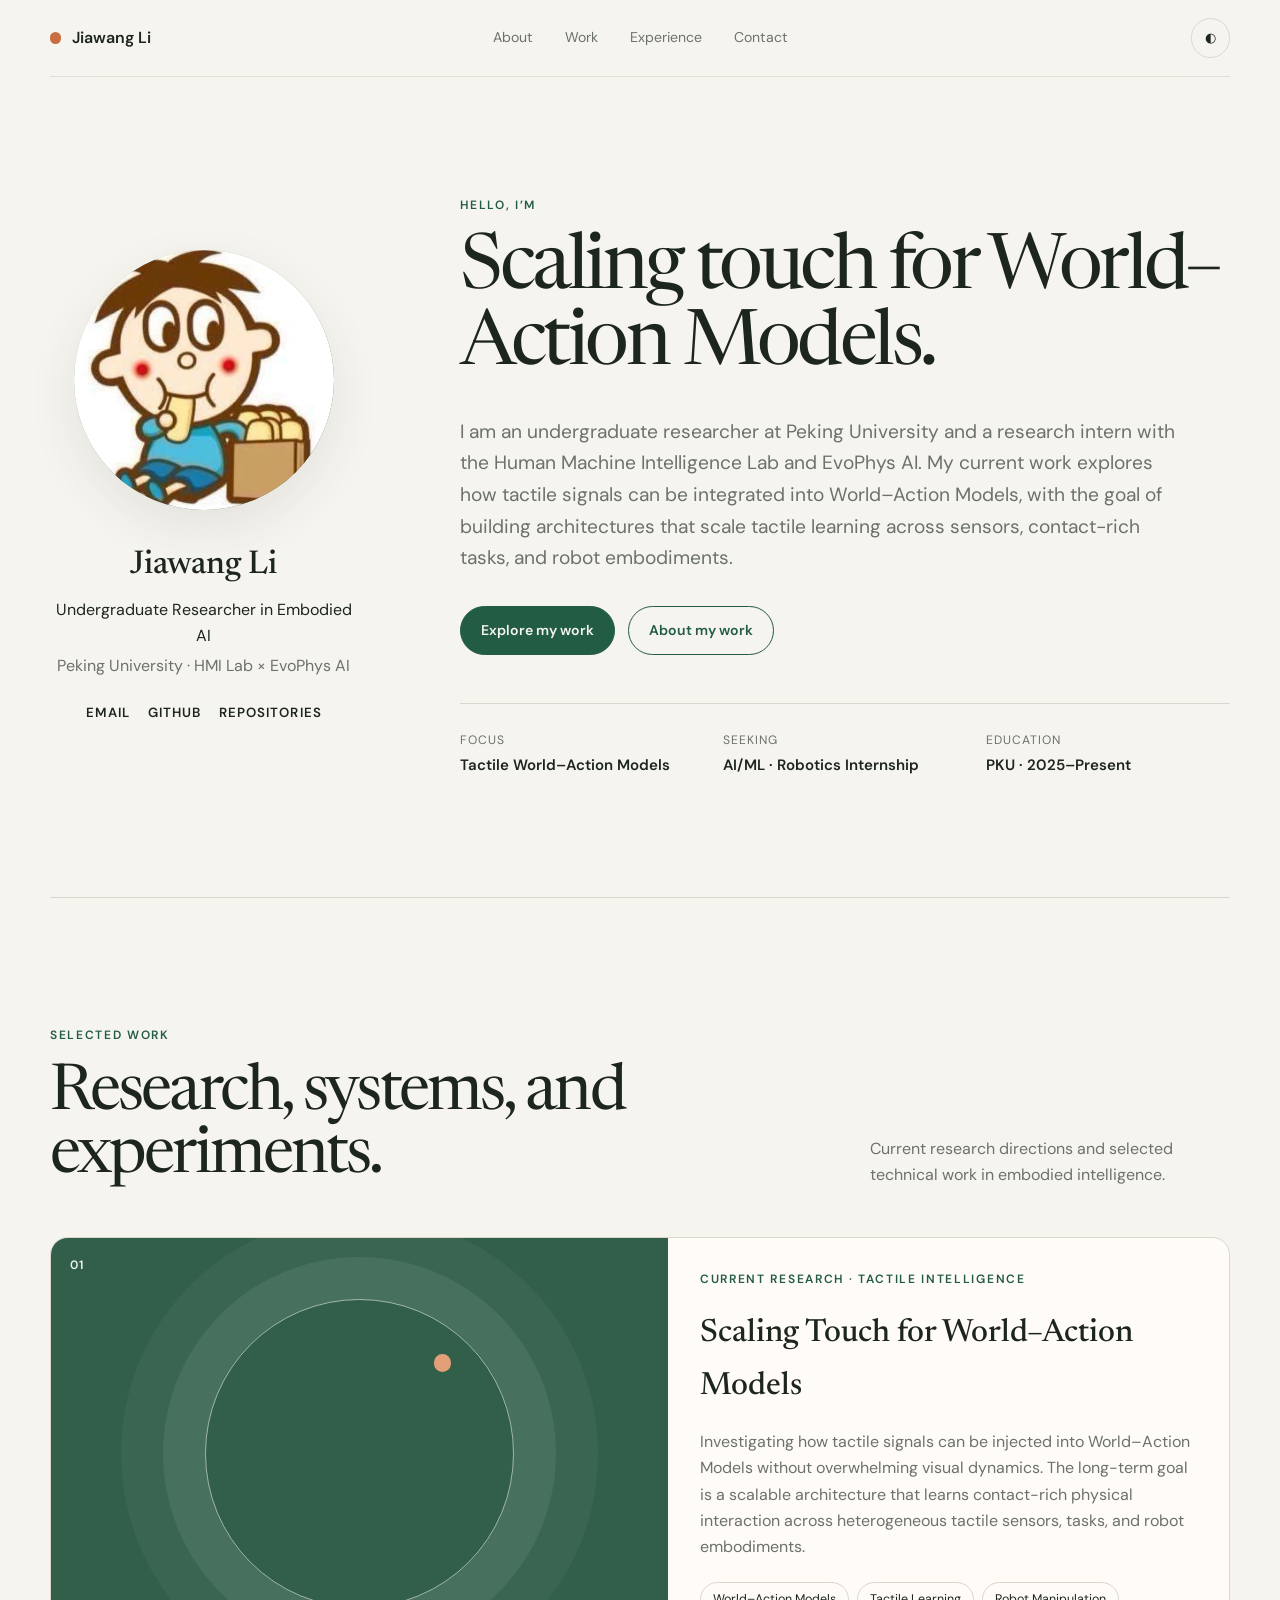
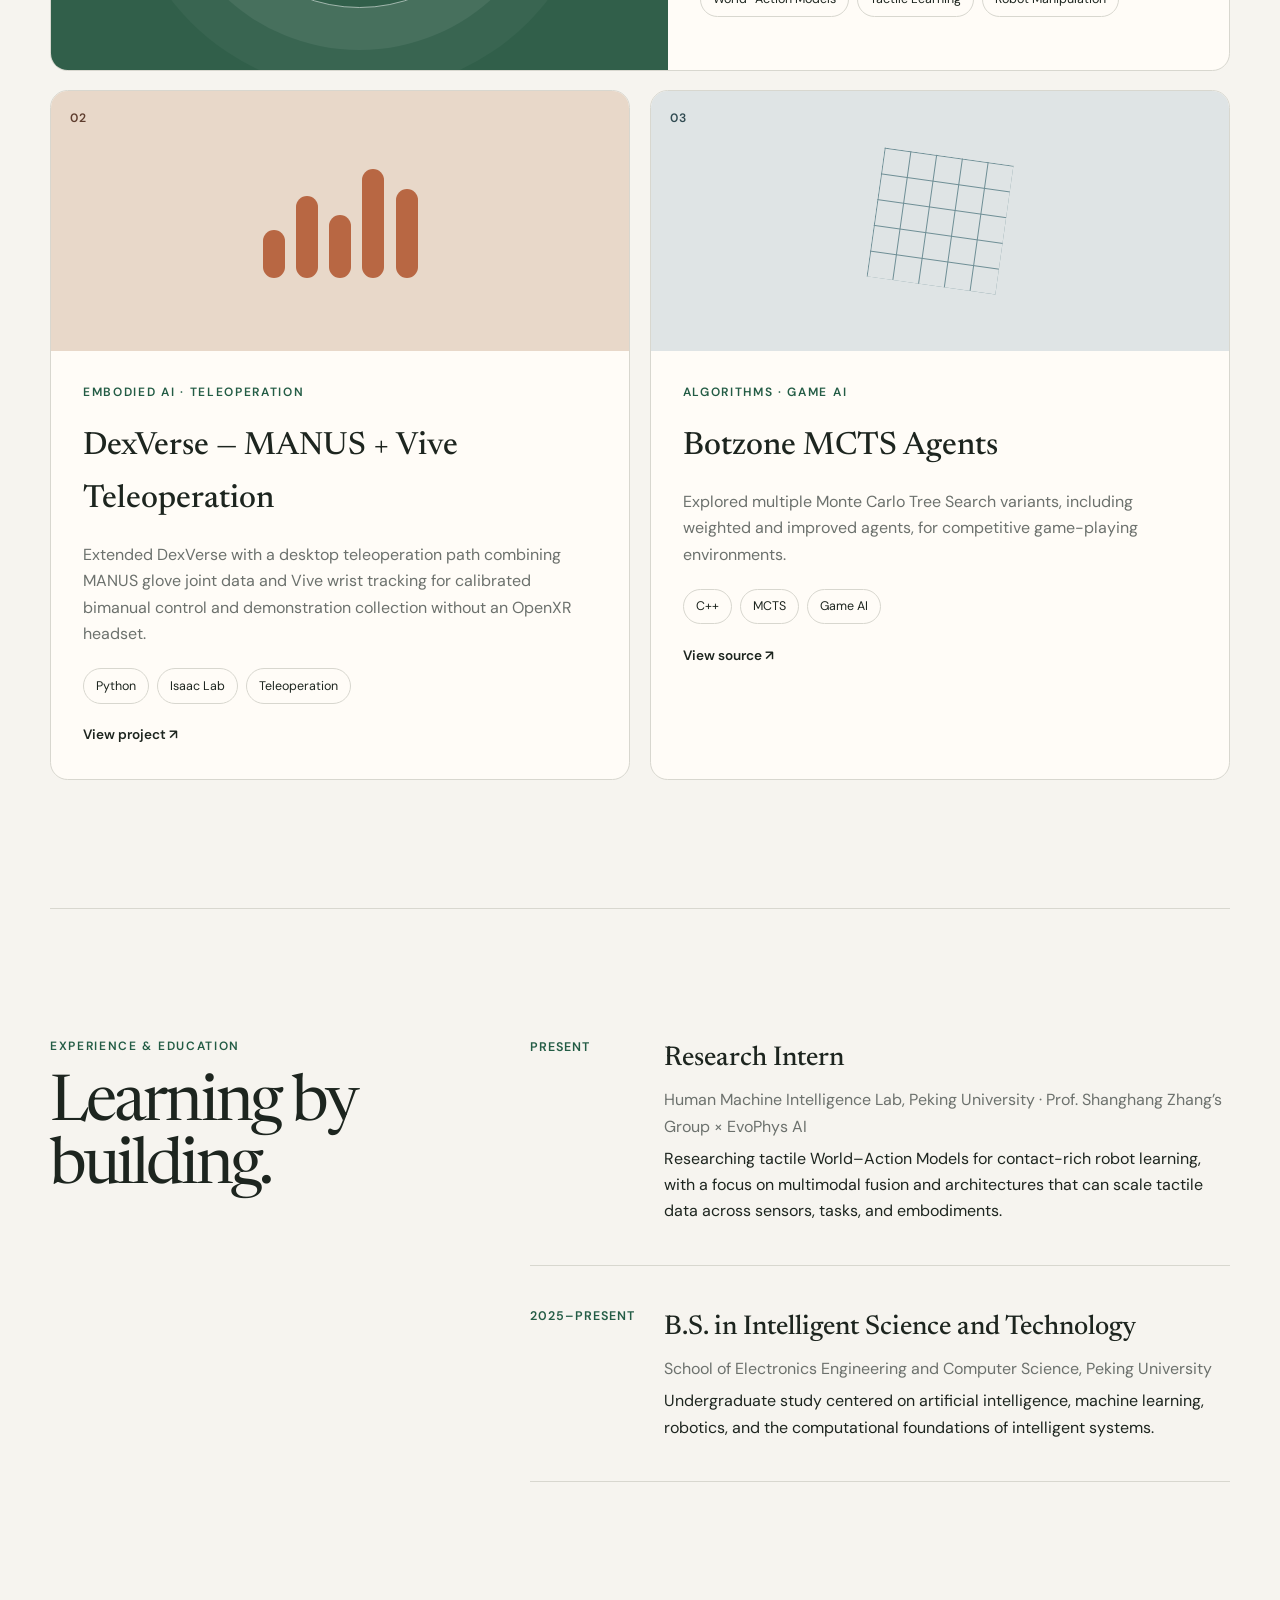
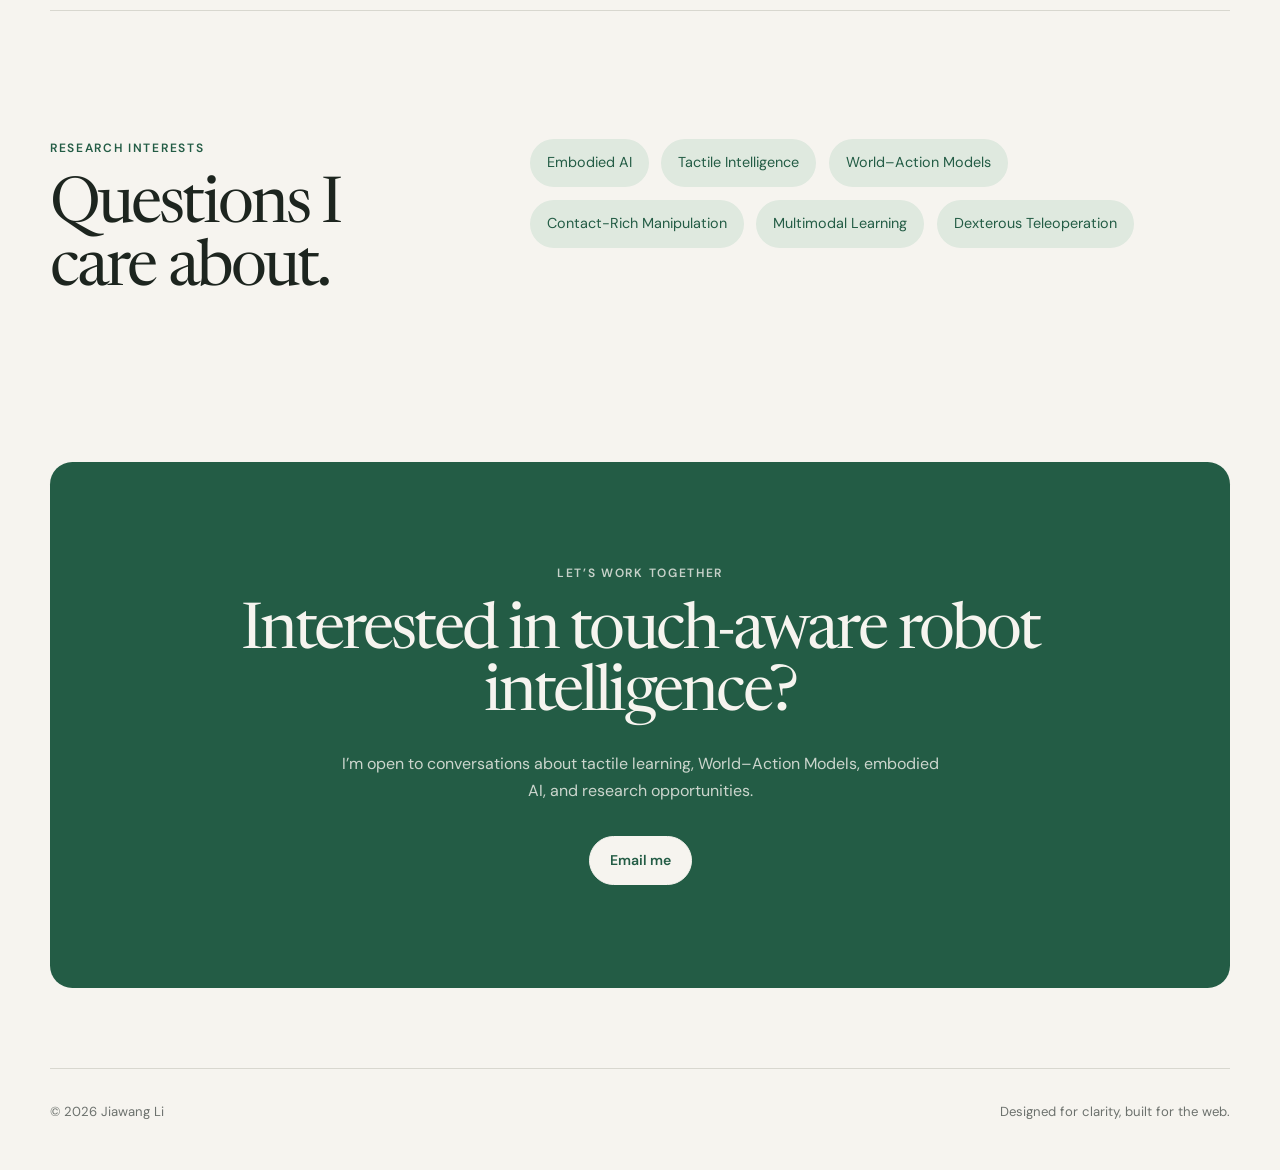
<file: index.html>
<!doctype html>
<html lang="en">
  <head>
    <meta charset="UTF-8" />
    <meta name="viewport" content="width=device-width, initial-scale=1.0" />
    <meta
      name="description"
      content="Jiawang Li — Peking University undergraduate researcher working on tactile World–Action Models, embodied AI, and robot learning."
    />
    <meta name="theme-color" content="#f6f4ef" />
    <title>Jiawang Li — Embodied AI & Tactile World Models</title>
    <link rel="preconnect" href="https://fonts.googleapis.com" />
    <link rel="preconnect" href="https://fonts.gstatic.com" crossorigin />
    <link
      href="https://fonts.googleapis.com/css2?family=DM+Sans:wght@400;500;600&family=Newsreader:opsz,wght@6..72,400;6..72,500&display=swap"
      rel="stylesheet"
    />
    <link rel="stylesheet" href="styles.css" />
  </head>
  <body>
    <a class="skip-link" href="#main">Skip to content</a>

    <header class="site-header">
      <a class="wordmark" href="#top" aria-label="Back to top">
        <span class="wordmark-dot"></span>
        <span data-profile="shortName">Jiawang Li</span>
      </a>
      <nav aria-label="Primary navigation">
        <a href="#about">About</a>
        <a href="#work">Work</a>
        <a href="#experience">Experience</a>
        <a href="#contact">Contact</a>
      </nav>
      <button class="theme-toggle" type="button" aria-label="Toggle color theme">
        <span aria-hidden="true">◐</span>
      </button>
    </header>

    <main id="main">
      <section class="hero" id="top">
        <div class="profile-card">
          <div class="avatar">
            <img src="cute_wang.jpg" alt="Jiawang Li" />
          </div>
          <h1 data-profile="name">Jiawang Li</h1>
          <p class="profile-role" data-profile="role">Undergraduate Researcher in Embodied AI</p>
          <p class="profile-location" data-profile="location">Peking University · HMI Lab × EvoPhys AI</p>
          <div class="social-links" aria-label="Social links">
            <a href="mailto:wanglsji31@gmail.com">Email</a>
            <a data-link="github" href="https://github.com/JiawangLi07" target="_blank" rel="noreferrer">GitHub</a>
            <a href="https://github.com/JiawangLi07?tab=repositories" target="_blank" rel="noreferrer">Repositories</a>
          </div>
        </div>

        <div class="hero-copy" id="about">
          <p class="eyebrow">Hello, I’m</p>
          <h2 data-profile="headline">Scaling touch for World–Action Models.</h2>
          <p class="intro" data-profile="intro">
            I am an undergraduate researcher at Peking University and a research intern with the Human Machine
            Intelligence Lab and EvoPhys AI. My current work explores how tactile signals can be integrated into
            World–Action Models, with the goal of building architectures that scale tactile learning across sensors,
            contact-rich tasks, and robot embodiments.
          </p>
          <div class="hero-actions">
            <a class="button button-primary" href="#work">Explore my work</a>
            <a class="button button-secondary" href="#experience">About my work</a>
          </div>
          <dl class="quick-facts">
            <div>
              <dt>Focus</dt>
              <dd data-profile="focus">Tactile World–Action Models</dd>
            </div>
            <div>
              <dt>Seeking</dt>
              <dd data-profile="seeking">AI/ML · Robotics Internship</dd>
            </div>
            <div>
              <dt>Education</dt>
              <dd data-profile="availability">PKU · 2025–Present</dd>
            </div>
          </dl>
        </div>
      </section>

      <section class="section" id="work">
        <div class="section-heading">
          <div>
            <p class="eyebrow">Selected work</p>
            <h2>Research, systems, and experiments.</h2>
          </div>
          <p>Current research directions and selected technical work in embodied intelligence.</p>
        </div>

        <div class="project-grid">
          <article class="project-card project-featured">
            <div class="project-visual visual-one" aria-hidden="true">
              <span>01</span>
              <div class="visual-orbit"></div>
            </div>
            <div class="project-content">
              <p class="project-type">Current research · Tactile intelligence</p>
              <h3>Scaling Touch for World–Action Models</h3>
              <p>
                Investigating how tactile signals can be injected into World–Action Models without overwhelming
                visual dynamics. The long-term goal is a scalable architecture that learns contact-rich physical
                interaction across heterogeneous tactile sensors, tasks, and robot embodiments.
              </p>
              <ul class="tags" aria-label="Technologies">
                <li>World–Action Models</li>
                <li>Tactile Learning</li>
                <li>Robot Manipulation</li>
              </ul>
            </div>
          </article>

          <article class="project-card">
            <div class="project-visual visual-two" aria-hidden="true">
              <span>02</span>
              <div class="visual-bars"><i></i><i></i><i></i><i></i><i></i></div>
            </div>
            <div class="project-content">
              <p class="project-type">Embodied AI · Teleoperation</p>
              <h3>DexVerse — MANUS + Vive Teleoperation</h3>
              <p>Extended DexVerse with a desktop teleoperation path combining MANUS glove joint data and Vive wrist tracking for calibrated bimanual control and demonstration collection without an OpenXR headset.</p>
              <ul class="tags">
                <li>Python</li>
                <li>Isaac Lab</li>
                <li>Teleoperation</li>
              </ul>
              <div class="project-links">
                <a href="https://github.com/JiawangLi07/manus-vive-dexverse" target="_blank" rel="noreferrer">View project ↗</a>
              </div>
            </div>
          </article>

          <article class="project-card">
            <div class="project-visual visual-three" aria-hidden="true">
              <span>03</span>
              <div class="visual-grid"></div>
            </div>
            <div class="project-content">
              <p class="project-type">Algorithms · Game AI</p>
              <h3>Botzone MCTS Agents</h3>
              <p>Explored multiple Monte Carlo Tree Search variants, including weighted and improved agents, for competitive game-playing environments.</p>
              <ul class="tags">
                <li>C++</li>
                <li>MCTS</li>
                <li>Game AI</li>
              </ul>
              <div class="project-links">
                <a href="https://github.com/JiawangLi07/botzone" target="_blank" rel="noreferrer">View source ↗</a>
              </div>
            </div>
          </article>
        </div>
      </section>

      <section class="section split-section" id="experience">
        <div>
          <p class="eyebrow">Experience & education</p>
          <h2>Learning by building.</h2>
        </div>
        <div class="timeline">
          <article>
            <div class="timeline-meta">Present</div>
            <div>
              <h3>Research Intern</h3>
              <p class="muted">Human Machine Intelligence Lab, Peking University · Prof. Shanghang Zhang’s Group × EvoPhys AI</p>
              <p>Researching tactile World–Action Models for contact-rich robot learning, with a focus on multimodal fusion and architectures that can scale tactile data across sensors, tasks, and embodiments.</p>
            </div>
          </article>
          <article>
            <div class="timeline-meta">2025–Present</div>
            <div>
              <h3>B.S. in Intelligent Science and Technology</h3>
              <p class="muted">School of Electronics Engineering and Computer Science, Peking University</p>
              <p>Undergraduate study centered on artificial intelligence, machine learning, robotics, and the computational foundations of intelligent systems.</p>
            </div>
          </article>
        </div>
      </section>

      <section class="section interests-section">
        <div>
          <p class="eyebrow">Research interests</p>
          <h2>Questions I care about.</h2>
        </div>
        <div class="interest-list">
          <span>Embodied AI</span>
          <span>Tactile Intelligence</span>
          <span>World–Action Models</span>
          <span>Contact-Rich Manipulation</span>
          <span>Multimodal Learning</span>
          <span>Dexterous Teleoperation</span>
        </div>
      </section>

      <section class="contact-section" id="contact">
        <p class="eyebrow">Let’s work together</p>
        <h2>Interested in touch-aware robot intelligence?</h2>
        <p>I’m open to conversations about tactile learning, World–Action Models, embodied AI, and research opportunities.</p>
        <a class="button button-light" href="mailto:wanglsji31@gmail.com">Email me</a>
      </section>
    </main>

    <footer>
      <p>© <span id="year"></span> <span data-profile="shortName">Jiawang Li</span></p>
      <p>Designed for clarity, built for the web.</p>
    </footer>

    <script src="script.js"></script>
  </body>
</html>
</file>
<file: styles.css>
:root {
  color-scheme: light;
  --bg: #f6f4ef;
  --surface: #fffcf7;
  --ink: #1d251f;
  --muted: #6c716d;
  --line: #d8d7cf;
  --accent: #235c45;
  --accent-soft: #dfe9df;
  --warm: #c96e42;
  --shadow: 0 18px 50px rgba(43, 52, 45, 0.09);
}

:root[data-theme="dark"] {
  color-scheme: dark;
  --bg: #151a17;
  --surface: #1c231f;
  --ink: #eef0ea;
  --muted: #a6ada7;
  --line: #343d37;
  --accent: #9bc4a7;
  --accent-soft: #27362c;
  --warm: #e59a70;
  --shadow: 0 18px 50px rgba(0, 0, 0, 0.22);
}

* {
  box-sizing: border-box;
}

html {
  scroll-behavior: smooth;
}

body {
  margin: 0;
  background: var(--bg);
  color: var(--ink);
  font-family: "DM Sans", system-ui, -apple-system, BlinkMacSystemFont, "Segoe UI", sans-serif;
  line-height: 1.65;
}

a {
  color: inherit;
  text-decoration: none;
}

.skip-link {
  position: fixed;
  top: 1rem;
  left: 1rem;
  z-index: 10;
  padding: 0.65rem 1rem;
  background: var(--ink);
  color: var(--bg);
  transform: translateY(-160%);
}

.skip-link:focus {
  transform: translateY(0);
}

.site-header {
  position: sticky;
  top: 0;
  z-index: 5;
  display: grid;
  grid-template-columns: 1fr auto 1fr;
  align-items: center;
  width: min(1180px, calc(100% - 3rem));
  margin: 0 auto;
  padding: 1.15rem 0;
  background: color-mix(in srgb, var(--bg) 88%, transparent);
  border-bottom: 1px solid color-mix(in srgb, var(--line) 75%, transparent);
  backdrop-filter: blur(16px);
}

.wordmark {
  display: inline-flex;
  align-items: center;
  gap: 0.7rem;
  font-weight: 600;
}

.wordmark-dot {
  width: 0.7rem;
  height: 0.7rem;
  border-radius: 50%;
  background: var(--warm);
}

nav {
  display: flex;
  gap: 2rem;
  font-size: 0.88rem;
  color: var(--muted);
}

nav a,
.social-links a,
.project-links a {
  transition: color 160ms ease;
}

nav a:hover,
.social-links a:hover,
.project-links a:hover {
  color: var(--accent);
}

.theme-toggle {
  justify-self: end;
  width: 2.45rem;
  height: 2.45rem;
  border: 1px solid var(--line);
  border-radius: 50%;
  background: transparent;
  color: var(--ink);
  cursor: pointer;
}

main,
footer {
  width: min(1180px, calc(100% - 3rem));
  margin: 0 auto;
}

.hero {
  display: grid;
  grid-template-columns: minmax(230px, 0.72fr) minmax(0, 1.8fr);
  gap: clamp(3rem, 8vw, 8rem);
  align-items: center;
  min-height: calc(100vh - 5rem);
  padding: 6rem 0;
}

.profile-card {
  text-align: center;
}

.avatar {
  display: grid;
  place-items: center;
  width: min(100%, 260px);
  aspect-ratio: 1;
  margin: 0 auto 1.8rem;
  overflow: hidden;
  border-radius: 50%;
  background:
    radial-gradient(circle at 32% 28%, rgba(255, 255, 255, 0.85), transparent 16%),
    linear-gradient(145deg, #c9d9ca, #658773 55%, #2f5946);
  box-shadow: var(--shadow);
}

.avatar img {
  width: 100%;
  height: 100%;
  object-fit: cover;
}

.profile-card h1 {
  margin: 0;
  font-family: "Newsreader", Georgia, serif;
  font-size: 2.05rem;
  font-weight: 500;
}

.profile-role,
.profile-location {
  margin: 0.25rem 0;
}

.profile-role {
  color: var(--ink);
}

.profile-location,
.muted {
  color: var(--muted);
}

.social-links {
  display: flex;
  justify-content: center;
  gap: 1.1rem;
  margin-top: 1.4rem;
  font-size: 0.83rem;
  font-weight: 600;
  text-transform: uppercase;
  letter-spacing: 0.08em;
}

.hero-copy h2,
.section-heading h2,
.split-section h2,
.interests-section h2,
.contact-section h2 {
  margin: 0;
  font-family: "Newsreader", Georgia, serif;
  font-size: clamp(2.65rem, 6vw, 5.8rem);
  font-weight: 400;
  line-height: 0.98;
  letter-spacing: -0.045em;
}

.eyebrow,
.project-type {
  margin: 0 0 1.1rem;
  color: var(--accent);
  font-size: 0.75rem;
  font-weight: 600;
  letter-spacing: 0.14em;
  text-transform: uppercase;
}

.intro {
  max-width: 720px;
  margin: 2rem 0;
  color: var(--muted);
  font-size: clamp(1.05rem, 1.5vw, 1.25rem);
}

.hero-actions {
  display: flex;
  flex-wrap: wrap;
  gap: 0.8rem;
}

.button {
  display: inline-flex;
  align-items: center;
  justify-content: center;
  min-height: 3rem;
  padding: 0.75rem 1.25rem;
  border: 1px solid var(--accent);
  border-radius: 999px;
  font-size: 0.88rem;
  font-weight: 600;
  transition: transform 160ms ease, background 160ms ease;
}

.button:hover {
  transform: translateY(-2px);
}

.button-primary {
  background: var(--accent);
  color: var(--bg);
}

.button-secondary {
  color: var(--accent);
}

.quick-facts {
  display: grid;
  grid-template-columns: repeat(3, 1fr);
  gap: 1.2rem;
  margin: 3rem 0 0;
  padding: 1.6rem 0 0;
  border-top: 1px solid var(--line);
}

.quick-facts div {
  min-width: 0;
}

.quick-facts dt {
  color: var(--muted);
  font-size: 0.76rem;
  text-transform: uppercase;
  letter-spacing: 0.08em;
}

.quick-facts dd {
  margin: 0.2rem 0 0;
  font-size: 0.94rem;
  font-weight: 600;
}

.section {
  padding: 8rem 0;
  border-top: 1px solid var(--line);
}

.section-heading {
  display: grid;
  grid-template-columns: minmax(0, 1.5fr) minmax(240px, 0.7fr);
  gap: 3rem;
  align-items: end;
  margin-bottom: 3rem;
}

.section-heading h2,
.split-section h2,
.interests-section h2 {
  max-width: 760px;
  font-size: clamp(2.5rem, 5vw, 4.8rem);
}

.section-heading > p {
  margin: 0;
  color: var(--muted);
}

.project-grid {
  display: grid;
  grid-template-columns: repeat(2, minmax(0, 1fr));
  gap: 1.2rem;
}

.project-card {
  overflow: hidden;
  background: var(--surface);
  border: 1px solid var(--line);
  border-radius: 1.1rem;
  box-shadow: 0 0 0 rgba(0, 0, 0, 0);
  transition: transform 180ms ease, box-shadow 180ms ease;
}

.project-card:hover {
  transform: translateY(-4px);
  box-shadow: var(--shadow);
}

.project-featured {
  display: grid;
  grid-template-columns: 1.1fr 1fr;
  grid-column: 1 / -1;
}

.project-visual {
  position: relative;
  display: grid;
  place-items: center;
  min-height: 260px;
  overflow: hidden;
}

.project-visual > span {
  position: absolute;
  top: 1.1rem;
  left: 1.2rem;
  z-index: 2;
  font-size: 0.76rem;
  font-weight: 600;
  letter-spacing: 0.08em;
}

.visual-one {
  color: #eef5ed;
  background: #315f4a;
}

.visual-orbit {
  width: 50%;
  aspect-ratio: 1;
  border: 1px solid rgba(255, 255, 255, 0.55);
  border-radius: 50%;
  box-shadow: 0 0 0 42px rgba(255, 255, 255, 0.07), 0 0 0 84px rgba(255, 255, 255, 0.04);
}

.visual-orbit::after {
  content: "";
  position: absolute;
  top: 27%;
  left: 62%;
  width: 1.1rem;
  height: 1.1rem;
  border-radius: 50%;
  background: #e3a078;
}

.visual-two {
  background: #e8d8c9;
  color: #5e3d2e;
}

.visual-bars {
  display: flex;
  gap: 0.7rem;
  align-items: end;
  height: 115px;
}

.visual-bars i {
  width: 22px;
  border-radius: 999px;
  background: #b86743;
}

.visual-bars i:nth-child(1) { height: 42%; }
.visual-bars i:nth-child(2) { height: 72%; }
.visual-bars i:nth-child(3) { height: 55%; }
.visual-bars i:nth-child(4) { height: 95%; }
.visual-bars i:nth-child(5) { height: 78%; }

.visual-three {
  background: #dfe4e5;
  color: #314b52;
}

.visual-grid {
  width: 130px;
  height: 130px;
  background-image: linear-gradient(#6e8e95 1px, transparent 1px), linear-gradient(90deg, #6e8e95 1px, transparent 1px);
  background-size: 26px 26px;
  transform: rotate(8deg);
}

.project-content {
  padding: 2rem;
}

.project-content h3 {
  margin: 0 0 0.8rem;
  font-family: "Newsreader", Georgia, serif;
  font-size: 2rem;
  font-weight: 500;
}

.project-content > p:not(.project-type) {
  color: var(--muted);
}

.tags {
  display: flex;
  flex-wrap: wrap;
  gap: 0.5rem;
  margin: 1.3rem 0;
  padding: 0;
  list-style: none;
}

.tags li,
.interest-list span {
  padding: 0.4rem 0.75rem;
  border: 1px solid var(--line);
  border-radius: 999px;
  font-size: 0.78rem;
}

.project-links {
  display: flex;
  gap: 1.3rem;
  font-size: 0.85rem;
  font-weight: 600;
}

.split-section,
.interests-section {
  display: grid;
  grid-template-columns: minmax(230px, 0.7fr) minmax(0, 1.3fr);
  gap: clamp(3rem, 8vw, 8rem);
}

.timeline article {
  display: grid;
  grid-template-columns: 110px 1fr;
  gap: 1.5rem;
  padding: 0 0 2.5rem;
  border-bottom: 1px solid var(--line);
}

.timeline article + article {
  padding-top: 2.5rem;
}

.timeline-meta {
  color: var(--accent);
  font-size: 0.78rem;
  font-weight: 600;
  text-transform: uppercase;
  letter-spacing: 0.08em;
}

.timeline h3 {
  margin: 0;
  font-family: "Newsreader", Georgia, serif;
  font-size: 1.7rem;
  font-weight: 500;
}

.timeline p {
  margin: 0.35rem 0 0;
}

.interest-list {
  display: flex;
  flex-wrap: wrap;
  align-content: start;
  gap: 0.8rem;
}

.interest-list span {
  padding: 0.7rem 1rem;
  background: var(--accent-soft);
  border-color: transparent;
  color: var(--accent);
  font-size: 0.9rem;
}

.contact-section {
  margin: 2rem 0 5rem;
  padding: clamp(3rem, 8vw, 7rem);
  background: var(--accent);
  border-radius: 1.4rem;
  color: var(--bg);
  text-align: center;
}

.contact-section .eyebrow {
  color: color-mix(in srgb, var(--bg) 78%, transparent);
}

.contact-section h2 {
  max-width: 900px;
  margin: 0 auto;
  font-size: clamp(2.4rem, 5vw, 4.5rem);
}

.contact-section p:not(.eyebrow) {
  max-width: 600px;
  margin: 1.5rem auto 2rem;
  opacity: 0.8;
}

.button-light {
  border-color: var(--bg);
  background: var(--bg);
  color: var(--accent);
}

footer {
  display: flex;
  justify-content: space-between;
  padding: 2rem 0 3rem;
  color: var(--muted);
  border-top: 1px solid var(--line);
  font-size: 0.82rem;
}

footer p {
  margin: 0;
}

@media (max-width: 820px) {
  .site-header {
    grid-template-columns: 1fr auto;
  }

  nav {
    display: none;
  }

  .hero {
    grid-template-columns: 1fr;
    gap: 3.5rem;
    min-height: auto;
    padding: 5rem 0;
  }

  .profile-card {
    display: grid;
    grid-template-columns: 130px 1fr;
    column-gap: 1.5rem;
    align-items: center;
    text-align: left;
  }

  .avatar {
    grid-row: 1 / 5;
    width: 130px;
    margin: 0;
  }

  .profile-card h1,
  .profile-card p,
  .social-links {
    grid-column: 2;
  }

  .social-links {
    justify-content: flex-start;
    margin-top: 0.8rem;
  }

  .section-heading,
  .split-section,
  .interests-section {
    grid-template-columns: 1fr;
  }

  .project-featured {
    grid-template-columns: 1fr;
  }

  .section {
    padding: 6rem 0;
  }
}

@media (max-width: 600px) {
  .site-header,
  main,
  footer {
    width: min(100% - 2rem, 1180px);
  }

  .profile-card {
    display: block;
    text-align: center;
  }

  .avatar {
    width: 150px;
    margin: 0 auto 1.4rem;
  }

  .social-links {
    justify-content: center;
  }

  .quick-facts,
  .project-grid {
    grid-template-columns: 1fr;
  }

  .project-featured {
    grid-column: auto;
  }

  .timeline article {
    grid-template-columns: 1fr;
    gap: 0.5rem;
  }

  .contact-section {
    padding: 3rem 1.3rem;
  }

  footer {
    flex-direction: column;
    gap: 0.4rem;
  }
}

@media (prefers-reduced-motion: reduce) {
  html {
    scroll-behavior: auto;
  }

  *,
  *::before,
  *::after {
    transition-duration: 0.01ms !important;
  }
}
</file>
